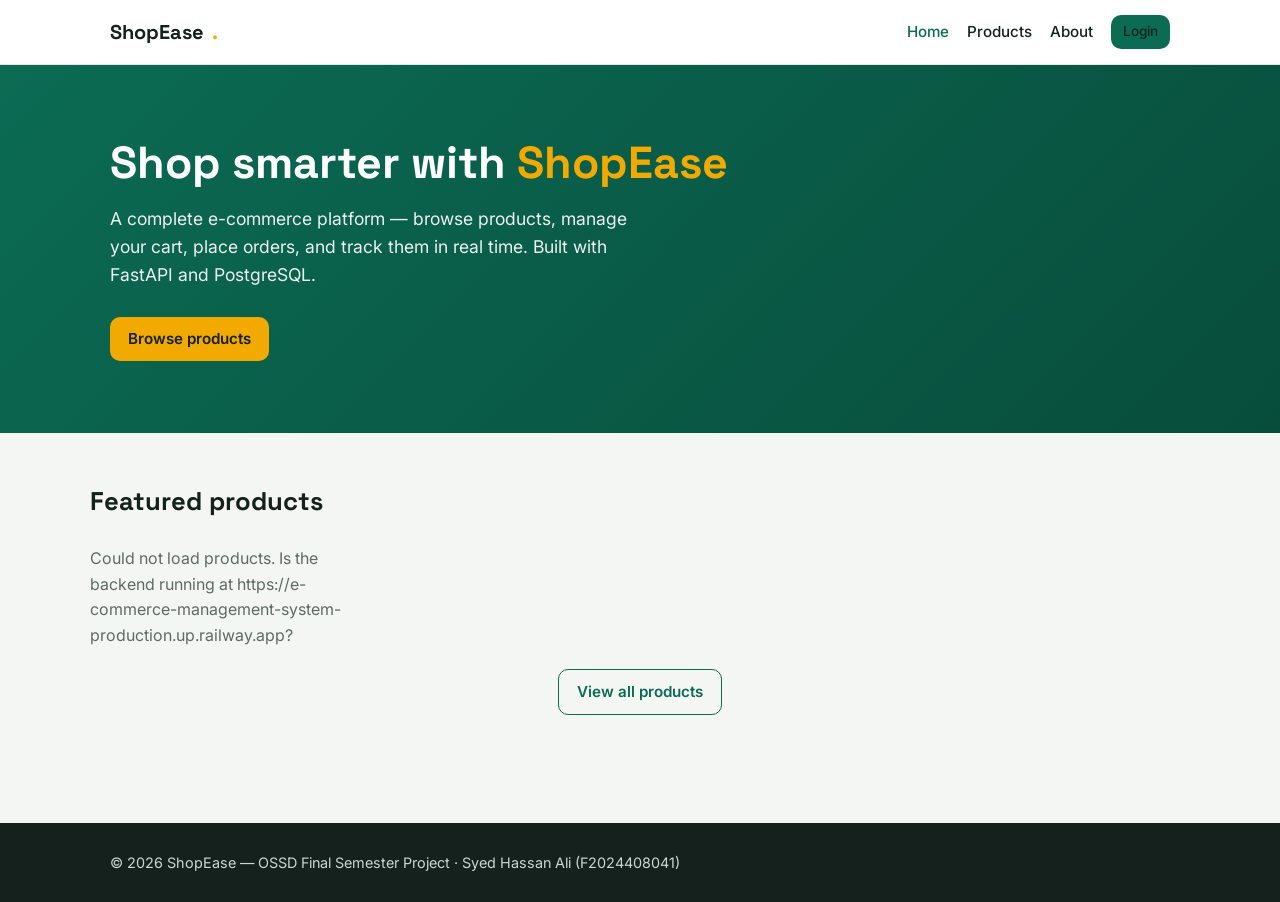
<file: ecommerce-project/frontend/index.html>
<!DOCTYPE html>
<html lang="en">
<head>
  <meta charset="UTF-8" />
  <meta name="viewport" content="width=device-width, initial-scale=1.0" />
  <title>ShopEase — Home</title>
  <link rel="preconnect" href="https://fonts.googleapis.com" />
  <link href="https://fonts.googleapis.com/css2?family=Inter:wght@400;500;600;700&family=Space+Grotesk:wght@500;700&display=swap" rel="stylesheet" />
  <link rel="stylesheet" href="style.css" />
</head>
<body>
  <div id="nav"></div>

  <header class="hero">
    <div class="container">
      <h1>Shop smarter with <span class="amber-text">ShopEase</span></h1>
      <p>A complete e-commerce platform — browse products, manage your cart,
         place orders, and track them in real time. Built with FastAPI and PostgreSQL.</p>
      <a class="btn amber" href="products.html">Browse products</a>
    </div>
  </header>

  <main class="container section">
    <h2>Featured products</h2>
    <div id="featured" class="grid"></div>
    <div class="center mt">
      <a class="btn outline" href="products.html">View all products</a>
    </div>
  </main>

  <footer class="footer">
    <div class="container">© 2026 ShopEase — OSSD Final Semester Project · Syed Hassan Ali (F2024408041)</div>
  </footer>

  <script src="app.js"></script>
  <script>
    renderNav("home");

    async function loadFeatured() {
      const box = document.getElementById("featured");
      try {
        const products = await api("/products");
        if (!products.length) { box.innerHTML = '<p class="muted">No products yet.</p>'; return; }
        box.innerHTML = products.slice(0, 4).map(p => `
          <div class="product-card">
            <div class="product-thumb">${productIcon()}</div>
            <div class="product-body">
              <h3>${p.name}</h3>
              <div class="price">${money(p.price)}</div>
              <div class="stock">${p.stock > 0 ? p.stock + " in stock" : "Out of stock"}</div>
              <div class="actions">
                <a class="btn small" href="product_details.html?id=${p.id}">View</a>
              </div>
            </div>
          </div>`).join("");
      } catch (e) {
        box.innerHTML = `<p class="muted">Could not load products. Is the backend running at ${API_BASE}?</p>`;
      }
    }
    loadFeatured();
  </script>
</body>
</html>
</file>
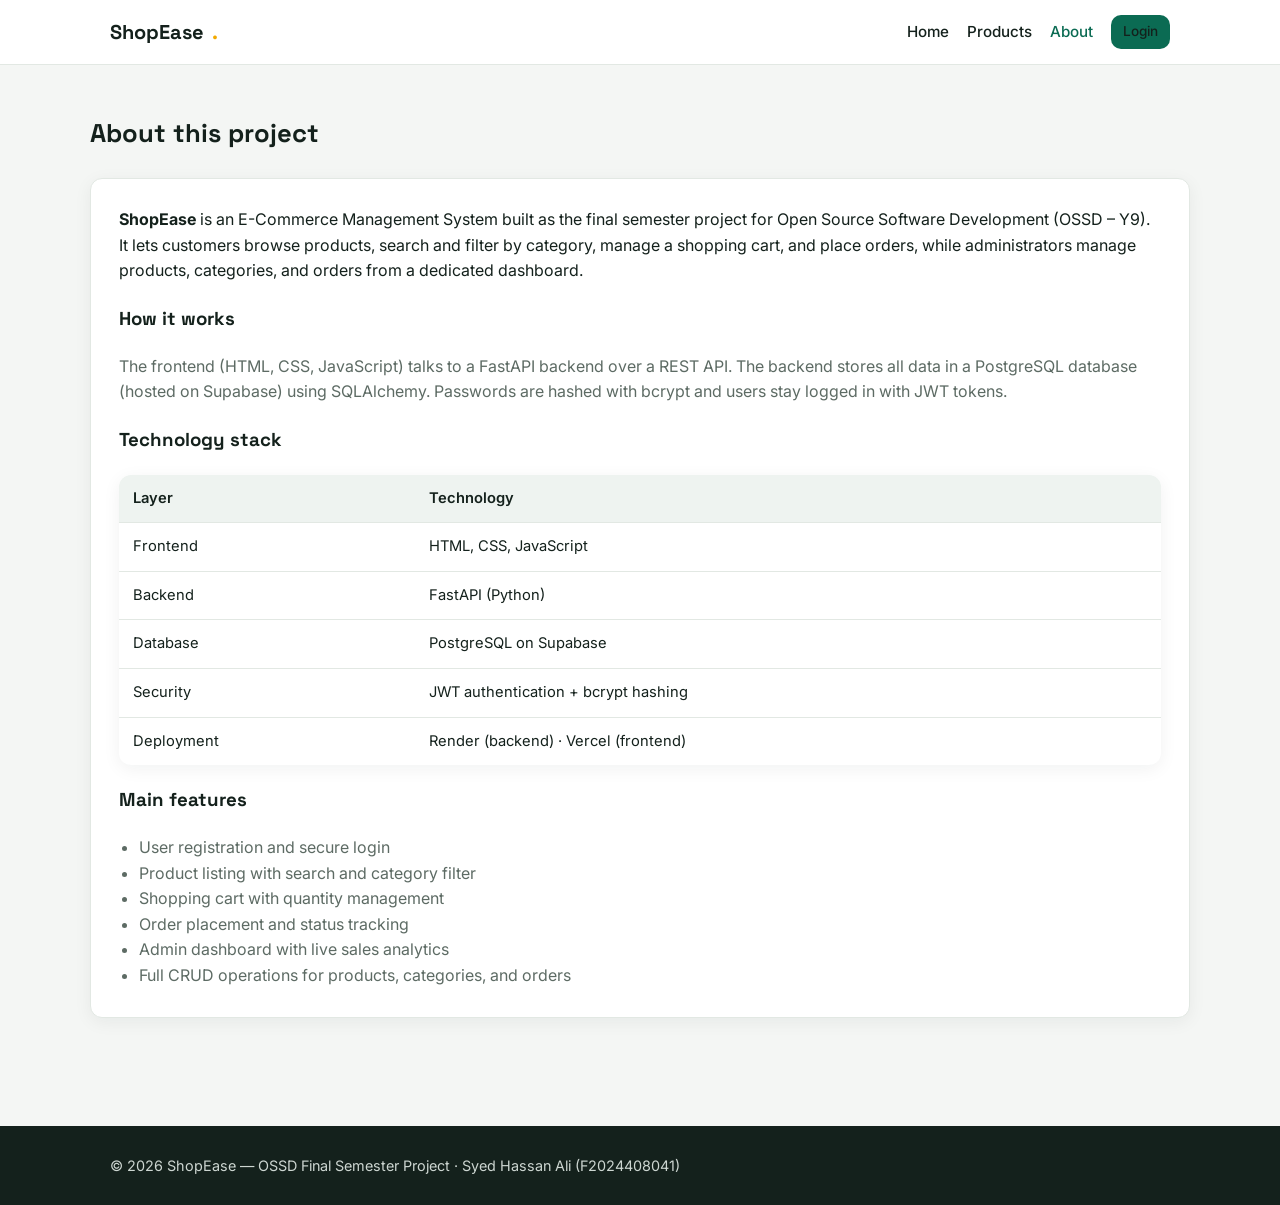
<file: ecommerce-project/frontend/about.html>
<!DOCTYPE html>
<html lang="en">
<head>
  <meta charset="UTF-8" />
  <meta name="viewport" content="width=device-width, initial-scale=1.0" />
  <title>ShopEase — About</title>
  <link rel="preconnect" href="https://fonts.googleapis.com" />
  <link href="https://fonts.googleapis.com/css2?family=Inter:wght@400;500;600;700&family=Space+Grotesk:wght@500;700&display=swap" rel="stylesheet" />
  <link rel="stylesheet" href="style.css" />
</head>
<body>
  <div id="nav"></div>

  <main class="container section">
    <h2>About this project</h2>
    <div class="card">
      <p>
        <strong>ShopEase</strong> is an E-Commerce Management System built as the
        final semester project for Open Source Software Development (OSSD&nbsp;–&nbsp;Y9).
        It lets customers browse products, search and filter by category, manage a
        shopping cart, and place orders, while administrators manage products,
        categories, and orders from a dedicated dashboard.
      </p>

      <h3 class="mt">How it works</h3>
      <p class="muted mt">
        The frontend (HTML, CSS, JavaScript) talks to a FastAPI backend over a REST API.
        The backend stores all data in a PostgreSQL database (hosted on Supabase) using
        SQLAlchemy. Passwords are hashed with bcrypt and users stay logged in with JWT tokens.
      </p>

      <h3 class="mt">Technology stack</h3>
      <table class="mt">
        <tr><th>Layer</th><th>Technology</th></tr>
        <tr><td>Frontend</td><td>HTML, CSS, JavaScript</td></tr>
        <tr><td>Backend</td><td>FastAPI (Python)</td></tr>
        <tr><td>Database</td><td>PostgreSQL on Supabase</td></tr>
        <tr><td>Security</td><td>JWT authentication + bcrypt hashing</td></tr>
        <tr><td>Deployment</td><td>Render (backend) · Vercel (frontend)</td></tr>
      </table>

      <h3 class="mt">Main features</h3>
      <ul style="margin-left:20px" class="mt muted">
        <li>User registration and secure login</li>
        <li>Product listing with search and category filter</li>
        <li>Shopping cart with quantity management</li>
        <li>Order placement and status tracking</li>
        <li>Admin dashboard with live sales analytics</li>
        <li>Full CRUD operations for products, categories, and orders</li>
      </ul>
    </div>
  </main>

  <footer class="footer">
    <div class="container">© 2026 ShopEase — OSSD Final Semester Project · Syed Hassan Ali (F2024408041)</div>
  </footer>

  <script src="app.js"></script>
  <script>renderNav("about");</script>
</body>
</html>
</file>
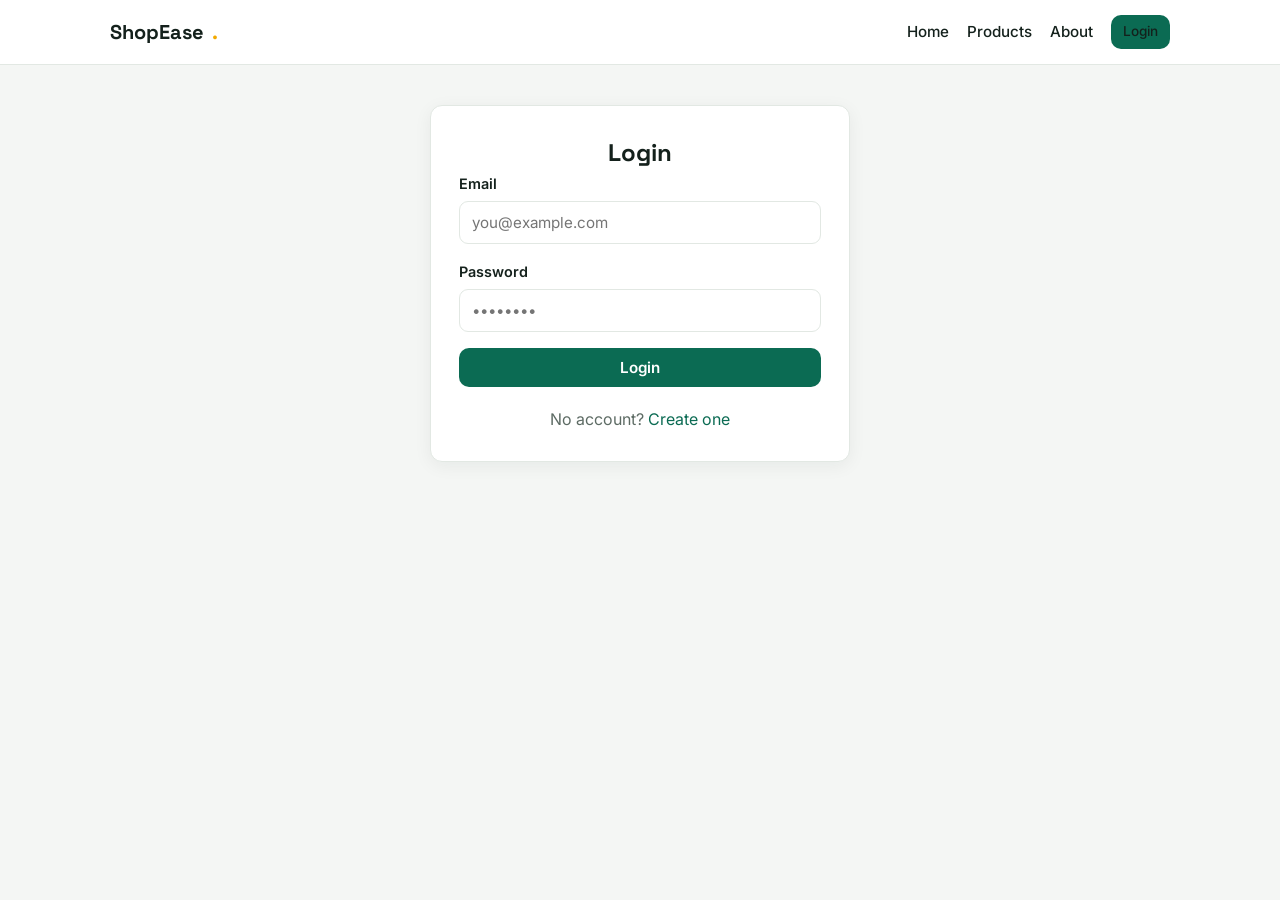
<file: ecommerce-project/frontend/cart.html>
<!DOCTYPE html>
<html lang="en">
<head>
  <meta charset="UTF-8" />
  <meta name="viewport" content="width=device-width, initial-scale=1.0" />
  <title>ShopEase — Cart</title>
  <link rel="preconnect" href="https://fonts.googleapis.com" />
  <link href="https://fonts.googleapis.com/css2?family=Inter:wght@400;500;600;700&family=Space+Grotesk:wght@500;700&display=swap" rel="stylesheet" />
  <link rel="stylesheet" href="style.css" />
</head>
<body>
  <div id="nav"></div>

  <main class="container section">
    <h2>Your cart</h2>
    <div id="msg"></div>
    <div id="cart"></div>
  </main>

  <footer class="footer">
    <div class="container">© 2026 ShopEase — OSSD Final Semester Project</div>
  </footer>

  <script src="app.js"></script>
  <script>
    renderNav("cart");
    if (!requireLogin()) { /* redirects */ }
    const user = getUser();

    async function loadCart() {
      const box = document.getElementById("cart");
      try {
        const items = await api("/cart/" + user.id);
        if (!items.length) { box.innerHTML = '<p class="empty">Your cart is empty. <a href="products.html">Shop now</a></p>'; return; }

        let total = 0;
        const rows = items.map(it => {
          const price = it.product ? it.product.price : 0;
          const name = it.product ? it.product.name : ("Product #" + it.product_id);
          const sub = price * it.quantity;
          total += sub;
          return `<tr>
            <td>${name}</td>
            <td>${money(price)}</td>
            <td>
              <input type="number" min="1" value="${it.quantity}" style="width:70px;padding:6px"
                     onchange="updateQty(${it.id}, this.value)" />
            </td>
            <td>${money(sub)}</td>
            <td><button class="btn small danger" onclick="removeItem(${it.id})">Remove</button></td>
          </tr>`;
        }).join("");

        box.innerHTML = `
          <table>
            <tr><th>Product</th><th>Price</th><th>Qty</th><th>Subtotal</th><th></th></tr>
            ${rows}
            <tr><td colspan="3"></td><td><strong>${money(total)}</strong></td><td></td></tr>
          </table>
          <div class="mt center">
            <button class="btn amber" onclick="placeOrder()">Place order</button>
          </div>`;
        window._cartItems = items;
      } catch (e) {
        box.innerHTML = `<p class="empty">${e.message}</p>`;
      }
    }

    async function updateQty(cartId, qty) {
      qty = parseInt(qty) || 1;
      try { await api("/cart/" + cartId, { method: "PUT", body: { quantity: qty } }); loadCart(); }
      catch (e) { showMsg(e.message, false); }
    }

    async function removeItem(cartId) {
      try { await api("/cart/" + cartId, { method: "DELETE" }); loadCart(); }
      catch (e) { showMsg(e.message, false); }
    }

    async function placeOrder() {
      const items = (window._cartItems || []).map(it => ({ product_id: it.product_id, quantity: it.quantity }));
      if (!items.length) return;
      try {
        const order = await api("/orders", { method: "POST", body: { user_id: user.id, items } });
        showMsg("Order #" + order.id + " placed successfully!", true);
        setTimeout(() => window.location.href = "orders.html", 900);
      } catch (e) { showMsg(e.message, false); }
    }

    function showMsg(text, ok) {
      document.getElementById("msg").innerHTML = `<div class="alert ${ok ? "ok" : "error"}">${text}</div>`;
    }

    loadCart();
  </script>
</body>
</html>
</file>
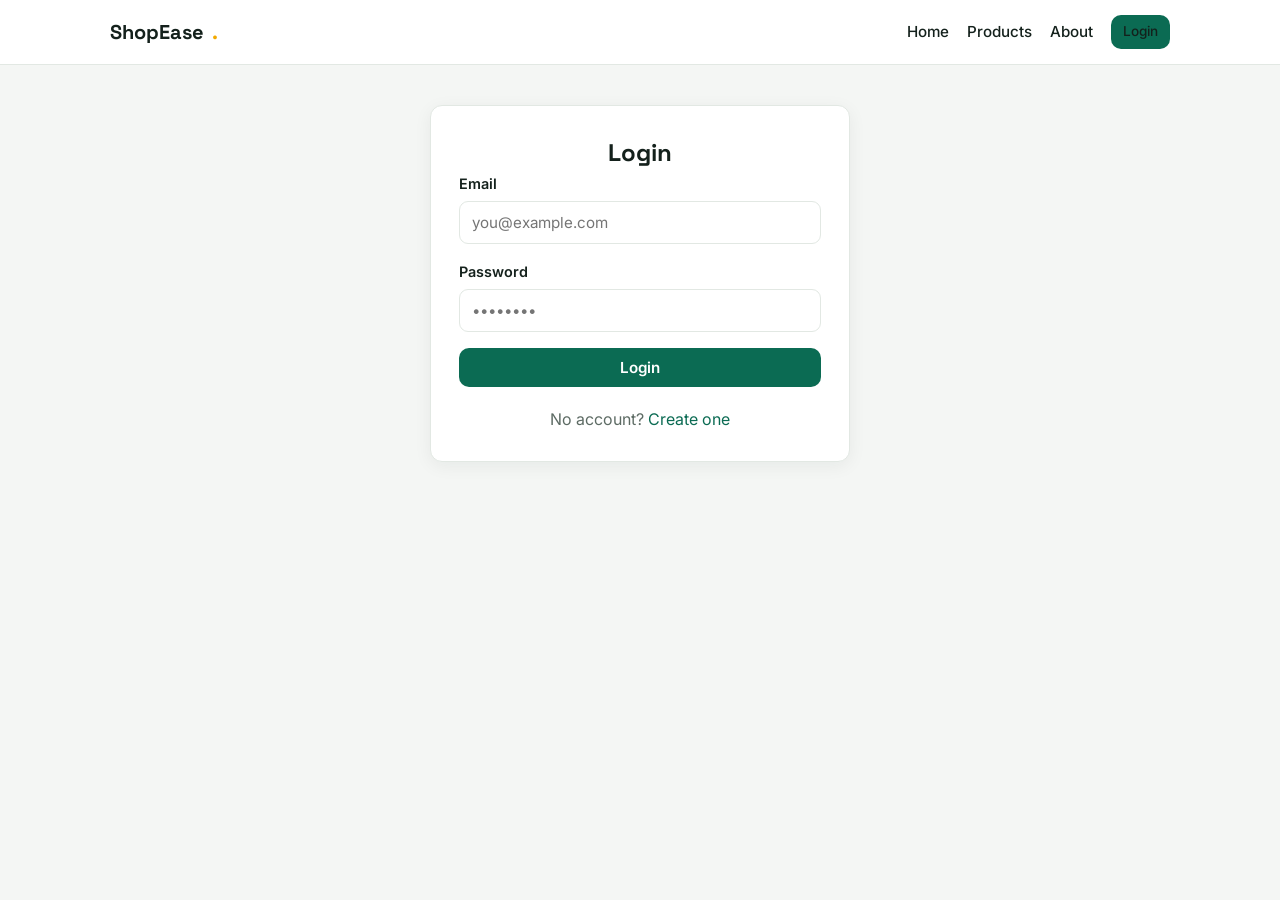
<file: ecommerce-project/frontend/dashboard.html>
<!DOCTYPE html>
<html lang="en">
<head>
  <meta charset="UTF-8" />
  <meta name="viewport" content="width=device-width, initial-scale=1.0" />
  <title>ShopEase — Dashboard</title>
  <link rel="preconnect" href="https://fonts.googleapis.com" />
  <link href="https://fonts.googleapis.com/css2?family=Inter:wght@400;500;600;700&family=Space+Grotesk:wght@500;700&display=swap" rel="stylesheet" />
  <link rel="stylesheet" href="style.css" />
</head>
<body>
  <div id="nav"></div>

  <main class="container section">
    <h2>Admin dashboard</h2>
    <div id="msg"></div>

    <!-- Analytics -->
    <div id="stats" class="stats"></div>

    <!-- Add product + add category -->
    <div class="row" style="align-items:flex-start">
      <div class="card" style="flex:2;min-width:300px">
        <h3>Add product</h3>
        <div class="row mt">
          <div class="field"><label>Name</label><input id="pName" /></div>
          <div class="field"><label>Price</label><input id="pPrice" type="number" step="0.01" /></div>
        </div>
        <div class="row">
          <div class="field"><label>Stock</label><input id="pStock" type="number" /></div>
          <div class="field"><label>Category</label><select id="pCategory"><option value="">None</option></select></div>
        </div>
        <div class="field"><label>Description</label><textarea id="pDesc" rows="2"></textarea></div>
        <button class="btn" onclick="addProduct()">Add product</button>
      </div>

      <div class="card" style="flex:1;min-width:240px">
        <h3>Add category</h3>
        <div class="field mt"><label>Category name</label><input id="cName" /></div>
        <button class="btn outline" onclick="addCategory()">Add category</button>
        <div id="catList" class="mt"></div>
      </div>
    </div>

    <!-- Manage products -->
    <h3 class="mt" style="margin-top:36px">Manage products</h3>
    <div id="productTable" class="mt"></div>
  </main>

  <footer class="footer">
    <div class="container">© 2026 ShopEase — OSSD Final Semester Project</div>
  </footer>

  <script src="app.js"></script>
  <script>
    renderNav("dashboard");
    if (!requireLogin()) { /* redirects */ }
    if (!isAdmin()) { document.querySelector("main").innerHTML =
      '<div class="container section"><p class="empty">Admins only. <a href="index.html">Go home</a></p></div>'; }

    function showMsg(text, ok=false) {
      document.getElementById("msg").innerHTML = `<div class="alert ${ok ? "ok" : "error"}">${text}</div>`;
      setTimeout(() => document.getElementById("msg").innerHTML = "", 2500);
    }

    async function loadStats() {
      try {
        const s = await api("/dashboard");
        const cards = [
          ["Users", s.total_users], ["Products", s.total_products],
          ["Orders", s.total_orders], ["Categories", s.total_categories],
          ["Sales", money(s.total_sales)], ["Pending", s.pending_orders],
        ];
        document.getElementById("stats").innerHTML = cards.map(c =>
          `<div class="stat"><div class="num">${c[1]}</div><div class="label">${c[0]}</div></div>`).join("");
      } catch (e) { showMsg(e.message); }
    }

    async function loadCategories() {
      try {
        const cats = await api("/categories");
        const sel = document.getElementById("pCategory");
        sel.innerHTML = '<option value="">None</option>' +
          cats.map(c => `<option value="${c.id}">${c.category_name}</option>`).join("");
        document.getElementById("catList").innerHTML = cats.length
          ? cats.map(c => `<span class="tag" style="margin:3px;display:inline-block">${c.category_name}</span>`).join("")
          : '<span class="muted">No categories yet.</span>';
      } catch (e) { /* ignore */ }
    }

    async function loadProducts() {
      const box = document.getElementById("productTable");
      try {
        const products = await api("/products");
        if (!products.length) { box.innerHTML = '<p class="muted">No products yet.</p>'; return; }
        box.innerHTML = `<table>
          <tr><th>ID</th><th>Name</th><th>Price</th><th>Stock</th><th></th></tr>
          ${products.map(p => `<tr>
            <td>${p.id}</td><td>${p.name}</td><td>${money(p.price)}</td><td>${p.stock}</td>
            <td>
              <button class="btn small outline" onclick="editStock(${p.id}, ${p.stock})">Edit stock</button>
              <button class="btn small danger" onclick="deleteProduct(${p.id})">Delete</button>
            </td></tr>`).join("")}
        </table>`;
      } catch (e) { box.innerHTML = `<p class="empty">${e.message}</p>`; }
    }

    async function addProduct() {
      const body = {
        name: document.getElementById("pName").value.trim(),
        price: parseFloat(document.getElementById("pPrice").value) || 0,
        stock: parseInt(document.getElementById("pStock").value) || 0,
        description: document.getElementById("pDesc").value.trim(),
        category_id: document.getElementById("pCategory").value || null,
      };
      if (!body.name) return showMsg("Product name is required.");
      if (body.category_id) body.category_id = parseInt(body.category_id);
      try {
        await api("/products", { method: "POST", body });
        showMsg("Product added.", true);
        document.getElementById("pName").value = "";
        document.getElementById("pPrice").value = "";
        document.getElementById("pStock").value = "";
        document.getElementById("pDesc").value = "";
        loadProducts(); loadStats();
      } catch (e) { showMsg(e.message); }
    }

    async function deleteProduct(id) {
      try { await api("/products/" + id, { method: "DELETE" }); showMsg("Deleted.", true); loadProducts(); loadStats(); }
      catch (e) { showMsg(e.message); }
    }

    async function editStock(id, current) {
      const val = prompt("New stock quantity:", current);
      if (val === null) return;
      try { await api("/products/" + id, { method: "PUT", body: { stock: parseInt(val) || 0 } }); loadProducts(); }
      catch (e) { showMsg(e.message); }
    }

    async function addCategory() {
      const name = document.getElementById("cName").value.trim();
      if (!name) return showMsg("Category name is required.");
      try {
        await api("/categories", { method: "POST", body: { category_name: name } });
        document.getElementById("cName").value = "";
        showMsg("Category added.", true);
        loadCategories(); loadStats();
      } catch (e) { showMsg(e.message); }
    }

    if (isAdmin()) { loadStats(); loadCategories(); loadProducts(); }
  </script>
</body>
</html>
</file>
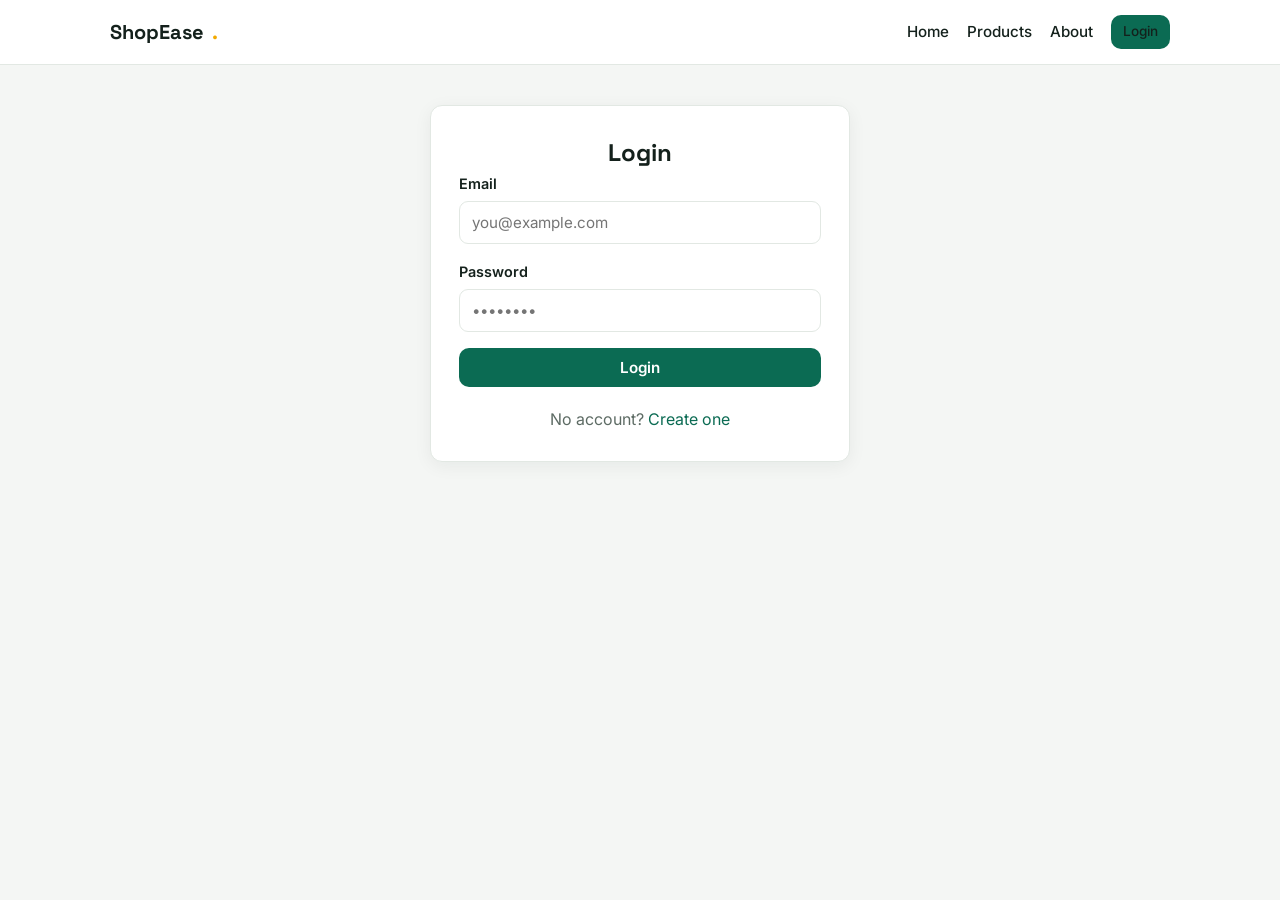
<file: ecommerce-project/frontend/login.html>
<!DOCTYPE html>
<html lang="en">
<head>
  <meta charset="UTF-8" />
  <meta name="viewport" content="width=device-width, initial-scale=1.0" />
  <title>ShopEase — Login / Register</title>
  <link rel="preconnect" href="https://fonts.googleapis.com" />
  <link href="https://fonts.googleapis.com/css2?family=Inter:wght@400;500;600;700&family=Space+Grotesk:wght@500;700&display=swap" rel="stylesheet" />
  <link rel="stylesheet" href="style.css" />
</head>
<body>
  <div id="nav"></div>

  <main class="container">
    <div class="form card">
      <h2 id="formTitle" class="center">Login</h2>
      <div id="msg"></div>

      <!-- LOGIN FORM -->
      <div id="loginForm">
        <div class="field">
          <label>Email</label>
          <input type="email" id="loginEmail" placeholder="you@example.com" />
        </div>
        <div class="field">
          <label>Password</label>
          <input type="password" id="loginPassword" placeholder="••••••••" />
        </div>
        <button class="btn" style="width:100%" onclick="doLogin()">Login</button>
        <p class="center mt muted">No account?
          <a href="#" onclick="showRegister();return false;">Create one</a>
        </p>
      </div>

      <!-- REGISTER FORM -->
      <div id="registerForm" style="display:none">
        <div class="field">
          <label>Full name</label>
          <input type="text" id="regName" placeholder="Your name" />
        </div>
        <div class="field">
          <label>Email</label>
          <input type="email" id="regEmail" placeholder="you@example.com" />
        </div>
        <div class="field">
          <label>Password</label>
          <input type="password" id="regPassword" placeholder="Choose a password" />
        </div>
        <div class="field">
          <label>Account type</label>
          <select id="regRole">
            <option value="customer">Customer</option>
            <option value="admin">Admin</option>
          </select>
        </div>
        <button class="btn" style="width:100%" onclick="doRegister()">Create account</button>
        <p class="center mt muted">Already have an account?
          <a href="#" onclick="showLogin();return false;">Login</a>
        </p>
      </div>
    </div>
  </main>

  <script src="app.js"></script>
  <script>
    renderNav("");

    function showRegister() {
      document.getElementById("loginForm").style.display = "none";
      document.getElementById("registerForm").style.display = "block";
      document.getElementById("formTitle").textContent = "Create account";
      msg("");
    }
    function showLogin() {
      document.getElementById("registerForm").style.display = "none";
      document.getElementById("loginForm").style.display = "block";
      document.getElementById("formTitle").textContent = "Login";
      msg("");
    }
    function msg(text, ok=false) {
      document.getElementById("msg").innerHTML = text
        ? `<div class="alert ${ok ? "ok" : "error"}">${text}</div>` : "";
    }

    async function doLogin() {
      const email = document.getElementById("loginEmail").value.trim();
      const password = document.getElementById("loginPassword").value;
      if (!email || !password) return msg("Please enter email and password.");
      try {
        const data = await api("/login", { method: "POST", body: { email, password } });
        saveAuth(data);
        window.location.href = data.user.role === "admin" ? "dashboard.html" : "products.html";
      } catch (e) { msg(e.message); }
    }

    async function doRegister() {
      const name = document.getElementById("regName").value.trim();
      const email = document.getElementById("regEmail").value.trim();
      const password = document.getElementById("regPassword").value;
      const role = document.getElementById("regRole").value;
      if (!name || !email || !password) return msg("Please fill in all fields.");
      try {
        const data = await api("/register", { method: "POST", body: { name, email, password, role } });
        saveAuth(data);
        window.location.href = data.user.role === "admin" ? "dashboard.html" : "products.html";
      } catch (e) { msg(e.message); }
    }
  </script>
</body>
</html>
</file>
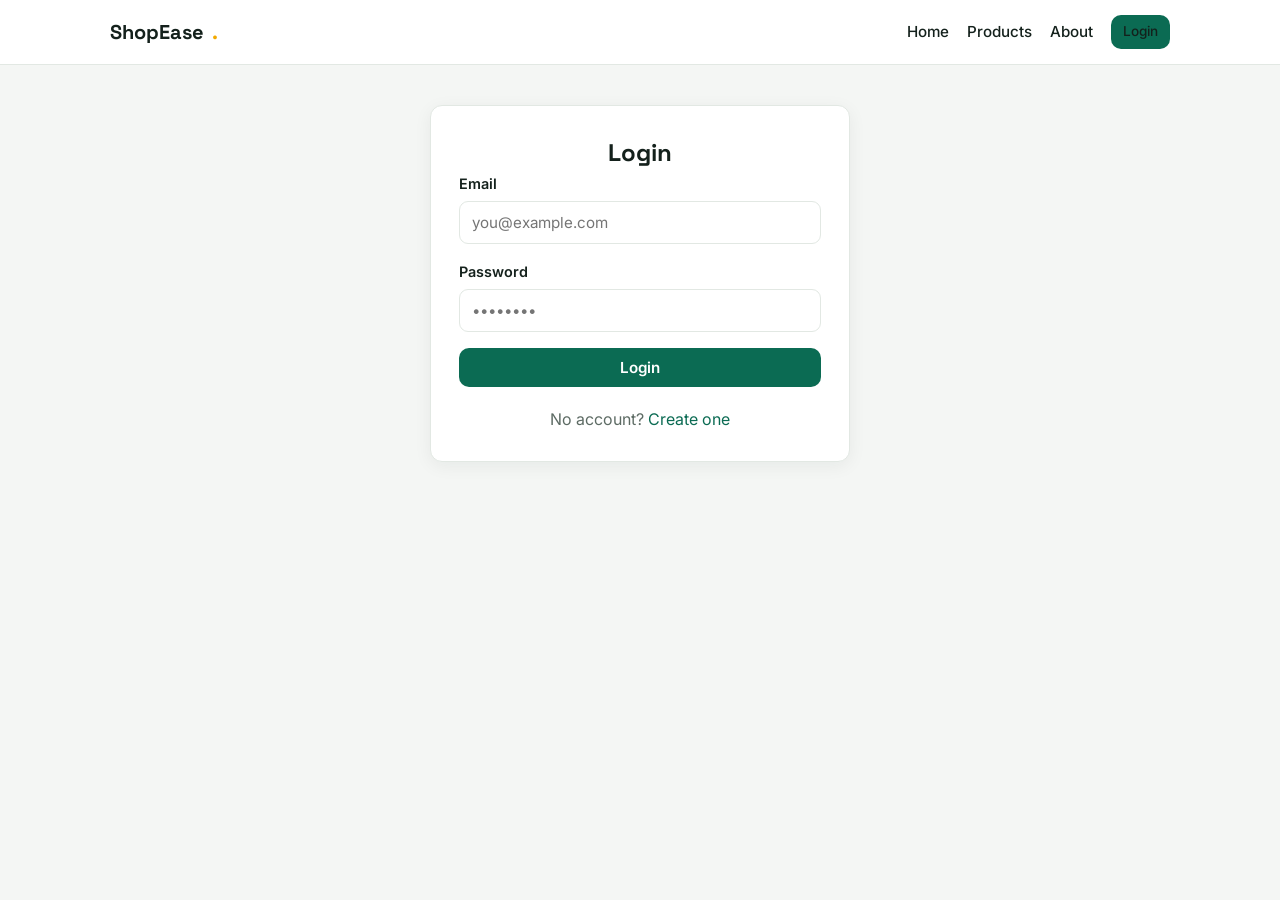
<file: ecommerce-project/frontend/orders.html>
<!DOCTYPE html>
<html lang="en">
<head>
  <meta charset="UTF-8" />
  <meta name="viewport" content="width=device-width, initial-scale=1.0" />
  <title>ShopEase — Orders</title>
  <link rel="preconnect" href="https://fonts.googleapis.com" />
  <link href="https://fonts.googleapis.com/css2?family=Inter:wght@400;500;600;700&family=Space+Grotesk:wght@500;700&display=swap" rel="stylesheet" />
  <link rel="stylesheet" href="style.css" />
</head>
<body>
  <div id="nav"></div>

  <main class="container section">
    <h2 id="title">Your orders</h2>
    <div id="msg"></div>
    <div id="orders"></div>
  </main>

  <footer class="footer">
    <div class="container">© 2026 ShopEase — OSSD Final Semester Project</div>
  </footer>

  <script src="app.js"></script>
  <script>
    renderNav("orders");
    if (!requireLogin()) { /* redirects */ }
    const admin = isAdmin();
    if (admin) document.getElementById("title").textContent = "All orders (admin)";

    function badge(status) {
      const s = (status || "pending").toLowerCase();
      return `<span class="badge ${s}">${s}</span>`;
    }

    async function loadOrders() {
      const box = document.getElementById("orders");
      try {
        const orders = await api("/orders");
        if (!orders.length) { box.innerHTML = '<p class="empty">No orders yet. <a href="products.html">Start shopping</a></p>'; return; }

        const rows = orders.map(o => {
          const itemCount = o.items ? o.items.length : 0;
          let actions = "";
          if (admin) {
            actions = `
              <select onchange="updateStatus(${o.id}, this.value)" style="padding:6px">
                <option ${o.status==="pending"?"selected":""}>pending</option>
                <option ${o.status==="shipped"?"selected":""}>shipped</option>
                <option ${o.status==="delivered"?"selected":""}>delivered</option>
              </select>
              <button class="btn small danger" onclick="deleteOrder(${o.id})">Delete</button>`;
          }
          return `<tr>
            <td>#${o.id}</td>
            <td>${o.user_id}</td>
            <td>${o.order_date}</td>
            <td>${itemCount} item(s)</td>
            <td>${money(o.total_price)}</td>
            <td>${badge(o.status)}</td>
            <td>${actions}</td>
          </tr>`;
        }).join("");

        box.innerHTML = `<table>
          <tr><th>Order</th><th>User</th><th>Date</th><th>Items</th><th>Total</th><th>Status</th><th></th></tr>
          ${rows}</table>`;
      } catch (e) {
        box.innerHTML = `<p class="empty">${e.message}</p>`;
      }
    }

    async function updateStatus(id, status) {
      try { await api("/orders/" + id, { method: "PUT", body: { status } }); loadOrders(); }
      catch (e) { showMsg(e.message); }
    }
    async function deleteOrder(id) {
      try { await api("/orders/" + id, { method: "DELETE" }); loadOrders(); }
      catch (e) { showMsg(e.message); }
    }
    function showMsg(t) { document.getElementById("msg").innerHTML = `<div class="alert error">${t}</div>`; }

    loadOrders();
  </script>
</body>
</html>
</file>
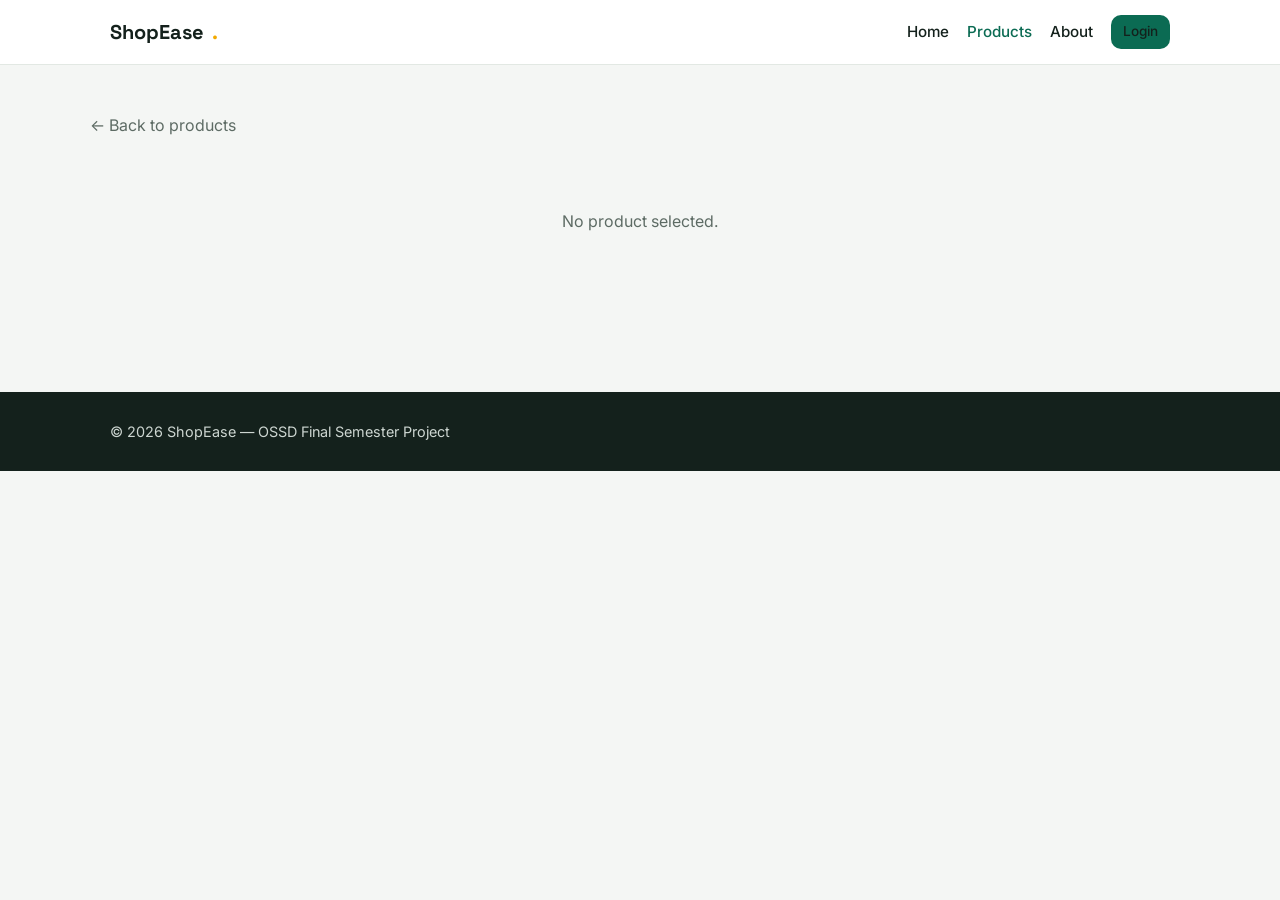
<file: ecommerce-project/frontend/product_details.html>
<!DOCTYPE html>
<html lang="en">
<head>
  <meta charset="UTF-8" />
  <meta name="viewport" content="width=device-width, initial-scale=1.0" />
  <title>ShopEase — Product</title>
  <link rel="preconnect" href="https://fonts.googleapis.com" />
  <link href="https://fonts.googleapis.com/css2?family=Inter:wght@400;500;600;700&family=Space+Grotesk:wght@500;700&display=swap" rel="stylesheet" />
  <link rel="stylesheet" href="style.css" />
</head>
<body>
  <div id="nav"></div>

  <main class="container section">
    <a href="products.html" class="muted">← Back to products</a>
    <div id="msg" class="mt"></div>
    <div id="detail" class="mt"></div>
  </main>

  <footer class="footer">
    <div class="container">© 2026 ShopEase — OSSD Final Semester Project</div>
  </footer>

  <script src="app.js"></script>
  <script>
    renderNav("products");

    const params = new URLSearchParams(window.location.search);
    const productId = params.get("id");

    async function loadProduct() {
      const box = document.getElementById("detail");
      if (!productId) { box.innerHTML = '<p class="empty">No product selected.</p>'; return; }
      try {
        const p = await api("/products/" + productId);
        box.innerHTML = `
          <div class="card" style="display:flex;gap:30px;flex-wrap:wrap;align-items:center">
            <div class="product-thumb" style="width:220px;height:220px;border-radius:12px;font-size:4rem">${productIcon()}</div>
            <div style="flex:1;min-width:240px">
              <h2>${p.name}</h2>
              <p class="price" style="color:var(--emerald);font-size:1.6rem;font-weight:700;font-family:'Space Grotesk'">${money(p.price)}</p>
              <p class="muted mt">${p.description || "No description provided."}</p>
              <p class="mt"><span class="tag">${p.stock > 0 ? p.stock + " in stock" : "Out of stock"}</span></p>
              <div class="row mt" style="align-items:flex-end;max-width:320px">
                <div class="field" style="max-width:110px">
                  <label>Quantity</label>
                  <input type="number" id="qty" value="1" min="1" max="${p.stock}" />
                </div>
                <button class="btn amber" style="margin-bottom:16px" ${p.stock<=0?"disabled":""} onclick="addToCart(${p.id})">Add to cart</button>
              </div>
            </div>
          </div>`;
      } catch (e) {
        box.innerHTML = `<p class="empty">${e.message}</p>`;
      }
    }

    async function addToCart(id) {
      if (!requireLogin()) return;
      const qty = parseInt(document.getElementById("qty").value) || 1;
      const user = getUser();
      try {
        await api("/cart", { method: "POST", body: { user_id: user.id, product_id: id, quantity: qty } });
        document.getElementById("msg").innerHTML = '<div class="alert ok">Added to cart. <a href="cart.html">Go to cart</a></div>';
      } catch (e) {
        document.getElementById("msg").innerHTML = `<div class="alert error">${e.message}</div>`;
      }
    }

    loadProduct();
  </script>
</body>
</html>
</file>
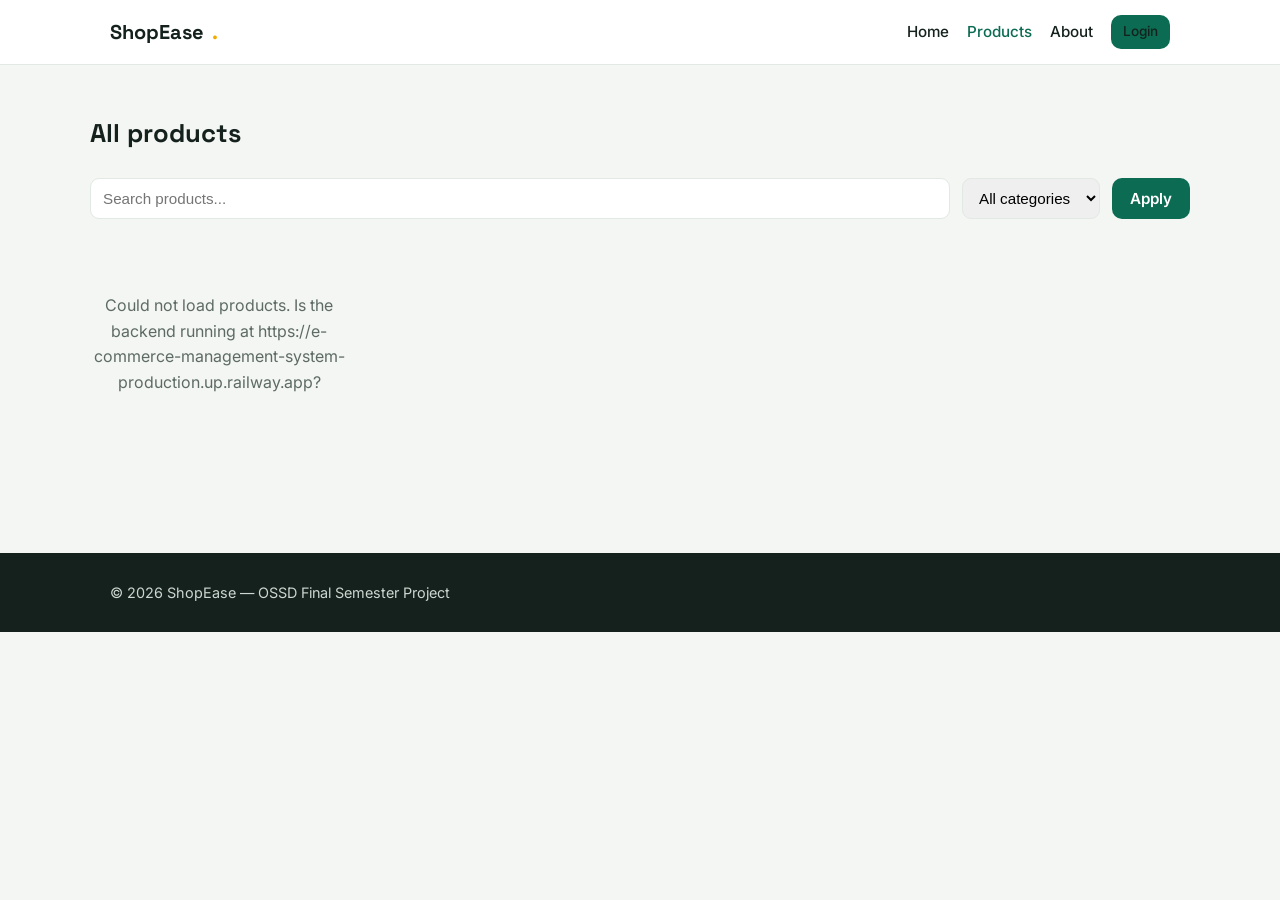
<file: ecommerce-project/frontend/products.html>
<!DOCTYPE html>
<html lang="en">
<head>
  <meta charset="UTF-8" />
  <meta name="viewport" content="width=device-width, initial-scale=1.0" />
  <title>ShopEase — Products</title>
  <link rel="preconnect" href="https://fonts.googleapis.com" />
  <link href="https://fonts.googleapis.com/css2?family=Inter:wght@400;500;600;700&family=Space+Grotesk:wght@500;700&display=swap" rel="stylesheet" />
  <link rel="stylesheet" href="style.css" />
</head>
<body>
  <div id="nav"></div>

  <main class="container section">
    <h2>All products</h2>

    <div class="toolbar">
      <input type="text" id="search" placeholder="Search products..." />
      <select id="category"><option value="">All categories</option></select>
      <button class="btn" onclick="loadProducts()">Apply</button>
    </div>

    <div id="msg"></div>
    <div id="products" class="grid"></div>
  </main>

  <footer class="footer">
    <div class="container">© 2026 ShopEase — OSSD Final Semester Project</div>
  </footer>

  <script src="app.js"></script>
  <script>
    renderNav("products");

    async function loadCategories() {
      try {
        const cats = await api("/categories");
        const sel = document.getElementById("category");
        cats.forEach(c => {
          const opt = document.createElement("option");
          opt.value = c.id; opt.textContent = c.category_name;
          sel.appendChild(opt);
        });
      } catch (e) { /* ignore */ }
    }

    async function loadProducts() {
      const box = document.getElementById("products");
      const search = document.getElementById("search").value.trim();
      const cat = document.getElementById("category").value;
      let path = "/products?";
      if (search) path += "search=" + encodeURIComponent(search) + "&";
      if (cat) path += "category_id=" + cat;

      box.innerHTML = '<p class="muted">Loading…</p>';
      try {
        const products = await api(path);
        if (!products.length) { box.innerHTML = '<p class="empty">No products found.</p>'; return; }
        box.innerHTML = products.map(p => `
          <div class="product-card">
            <div class="product-thumb">${productIcon()}</div>
            <div class="product-body">
              <h3>${p.name}</h3>
              <div class="price">${money(p.price)}</div>
              <div class="stock">${p.stock > 0 ? p.stock + " in stock" : "Out of stock"}</div>
              <div class="actions">
                <a class="btn small" href="product_details.html?id=${p.id}">View</a>
                <button class="btn small amber" ${p.stock<=0?"disabled":""} onclick="quickAdd(${p.id})">Add to cart</button>
              </div>
            </div>
          </div>`).join("");
      } catch (e) {
        box.innerHTML = `<p class="empty">Could not load products. Is the backend running at ${API_BASE}?</p>`;
      }
    }

    async function quickAdd(productId) {
      if (!requireLogin()) return;
      const user = getUser();
      try {
        await api("/cart", { method: "POST", body: { user_id: user.id, product_id: productId, quantity: 1 } });
        document.getElementById("msg").innerHTML = '<div class="alert ok">Added to cart. <a href="cart.html">View cart</a></div>';
      } catch (e) {
        document.getElementById("msg").innerHTML = `<div class="alert error">${e.message}</div>`;
      }
    }

    loadCategories();
    loadProducts();
  </script>
</body>
</html>
</file>
<file: ecommerce-project/frontend/style.css>
/* ===========================================================
   style.css  —  shared styles for the E-Commerce frontend
   Palette:  emerald #0B6B53 | amber #F2A900 | ink #14211C
   Fonts:    Space Grotesk (display) + Inter (body)
   =========================================================== */

:root {
  --emerald: #0B6B53;
  --emerald-dark: #084d3c;
  --amber: #F2A900;
  --ink: #14211C;
  --muted: #5d6b64;
  --bg: #F4F6F4;
  --card: #FFFFFF;
  --line: #e2e8e3;
  --danger: #d2452f;
  --radius: 12px;
  --shadow: 0 4px 18px rgba(20, 33, 28, 0.06);
}

* { box-sizing: border-box; margin: 0; padding: 0; }

body {
  font-family: "Inter", system-ui, -apple-system, sans-serif;
  background: var(--bg);
  color: var(--ink);
  line-height: 1.6;
  min-height: 100vh;
}

h1, h2, h3, .brand { font-family: "Space Grotesk", "Inter", sans-serif; }

a { color: var(--emerald); text-decoration: none; }
a:hover { text-decoration: underline; }

/* ---------- Layout ---------- */
.container { max-width: 1100px; margin: 0 auto; padding: 0 20px; }
.section { padding: 48px 0; }
.section h2 { font-size: 1.6rem; margin-bottom: 24px; }

/* ---------- Navbar ---------- */
.navbar {
  background: var(--card);
  border-bottom: 1px solid var(--line);
  position: sticky; top: 0; z-index: 50;
}
.navbar .container {
  display: flex; align-items: center; gap: 18px;
  height: 64px;
}
.brand {
  font-weight: 700; font-size: 1.25rem; color: var(--ink);
  display: flex; align-items: center; gap: 8px;
}
.brand:hover { text-decoration: none; }
.brand .dot { color: var(--amber); }
.nav-links { display: flex; gap: 18px; margin-left: auto; align-items: center; }
.nav-links a { color: var(--ink); font-weight: 500; font-size: 0.95rem; }
.nav-links a.active { color: var(--emerald); }
#authArea { display: flex; gap: 12px; align-items: center; }

/* ---------- Buttons ---------- */
.btn {
  display: inline-block; cursor: pointer; border: none;
  background: var(--emerald); color: #fff;
  padding: 10px 18px; border-radius: 10px;
  font-weight: 600; font-size: 0.95rem; font-family: inherit;
  transition: background .15s ease, transform .05s ease;
}
.btn:hover { background: var(--emerald-dark); text-decoration: none; }
.btn:active { transform: translateY(1px); }
.btn.amber { background: var(--amber); color: var(--ink); }
.btn.amber:hover { background: #d99700; }
.btn.outline { background: transparent; color: var(--emerald); border: 1.5px solid var(--emerald); }
.btn.outline:hover { background: rgba(11,107,83,.07); }
.btn.danger { background: var(--danger); }
.btn.small { padding: 6px 12px; font-size: 0.85rem; }
.btn:disabled { opacity: .5; cursor: not-allowed; }

/* ---------- Hero ---------- */
.hero {
  background: linear-gradient(135deg, var(--emerald) 0%, var(--emerald-dark) 100%);
  color: #fff; padding: 72px 0;
}
.hero h1 { font-size: 2.8rem; line-height: 1.15; margin-bottom: 16px; }
.hero p { font-size: 1.1rem; opacity: .92; max-width: 540px; margin-bottom: 28px; }
.hero .amber-text { color: var(--amber); }

/* ---------- Product grid ---------- */
.grid {
  display: grid; gap: 22px;
  grid-template-columns: repeat(auto-fill, minmax(230px, 1fr));
}
.product-card {
  background: var(--card); border: 1px solid var(--line);
  border-radius: var(--radius); overflow: hidden;
  box-shadow: var(--shadow); display: flex; flex-direction: column;
  transition: transform .12s ease, box-shadow .12s ease;
}
.product-card:hover { transform: translateY(-3px); box-shadow: 0 10px 26px rgba(20,33,28,.1); }
.product-thumb {
  height: 150px; background: linear-gradient(135deg, #e8f0ec, #d6e6df);
  display: flex; align-items: center; justify-content: center;
  font-size: 2.4rem; color: var(--emerald);
}
.product-body { padding: 16px; display: flex; flex-direction: column; gap: 6px; flex: 1; }
.product-body h3 { font-size: 1.05rem; }
.product-body .price { color: var(--emerald); font-weight: 700; font-size: 1.15rem; }
.product-body .stock { font-size: .8rem; color: var(--muted); }
.product-body .actions { margin-top: auto; display: flex; gap: 8px; padding-top: 10px; }

/* ---------- Forms / cards ---------- */
.card {
  background: var(--card); border: 1px solid var(--line);
  border-radius: var(--radius); box-shadow: var(--shadow);
  padding: 28px;
}
.form { max-width: 420px; margin: 40px auto; }
.field { margin-bottom: 16px; }
.field label { display: block; font-size: .9rem; font-weight: 600; margin-bottom: 6px; }
.field input, .field select, .field textarea {
  width: 100%; padding: 11px 12px; border: 1px solid var(--line);
  border-radius: 9px; font-size: .95rem; font-family: inherit; background: #fff;
}
.field input:focus, .field select:focus, .field textarea:focus {
  outline: 2px solid rgba(11,107,83,.35); border-color: var(--emerald);
}
.row { display: flex; gap: 14px; flex-wrap: wrap; }
.row .field { flex: 1; min-width: 140px; }

/* ---------- Toolbar (search + filter) ---------- */
.toolbar { display: flex; gap: 12px; flex-wrap: wrap; margin-bottom: 24px; }
.toolbar input, .toolbar select {
  padding: 10px 12px; border: 1px solid var(--line); border-radius: 9px; font-size: .95rem;
}
.toolbar input { flex: 1; min-width: 200px; }

/* ---------- Tables ---------- */
table { width: 100%; border-collapse: collapse; background: var(--card); border-radius: var(--radius); overflow: hidden; box-shadow: var(--shadow); }
th, td { padding: 12px 14px; text-align: left; border-bottom: 1px solid var(--line); font-size: .92rem; }
th { background: #eef3f0; font-weight: 600; }
tr:last-child td { border-bottom: none; }

/* ---------- Stats cards ---------- */
.stats { display: grid; grid-template-columns: repeat(auto-fill, minmax(170px,1fr)); gap: 18px; margin-bottom: 36px; }
.stat {
  background: var(--card); border: 1px solid var(--line); border-radius: var(--radius);
  padding: 22px; box-shadow: var(--shadow);
}
.stat .num { font-family: "Space Grotesk"; font-size: 2rem; font-weight: 700; color: var(--emerald); }
.stat .label { color: var(--muted); font-size: .85rem; margin-top: 4px; }

/* ---------- Badges ---------- */
.badge { display: inline-block; padding: 3px 10px; border-radius: 999px; font-size: .78rem; font-weight: 600; }
.badge.pending { background: #fff3d6; color: #946200; }
.badge.shipped { background: #dbe9ff; color: #1c4f9c; }
.badge.delivered { background: #d8f3e3; color: #11663f; }

/* ---------- Misc ---------- */
.tag { font-size: .75rem; background: #eef3f0; color: var(--emerald); padding: 2px 9px; border-radius: 999px; }
.empty { text-align: center; color: var(--muted); padding: 50px 0; }
.alert { padding: 12px 14px; border-radius: 9px; margin-bottom: 16px; font-size: .9rem; }
.alert.error { background: #fde7e3; color: var(--danger); }
.alert.ok { background: #d8f3e3; color: #11663f; }
.footer { background: var(--ink); color: #cdd6d1; padding: 28px 0; margin-top: 60px; font-size: .9rem; }
.center { text-align: center; }
.muted { color: var(--muted); }
.mt { margin-top: 20px; }

@media (max-width: 600px) {
  .hero h1 { font-size: 2rem; }
  .nav-links { gap: 12px; }
  .nav-links a span.hide-sm { display: none; }
}
</file>
